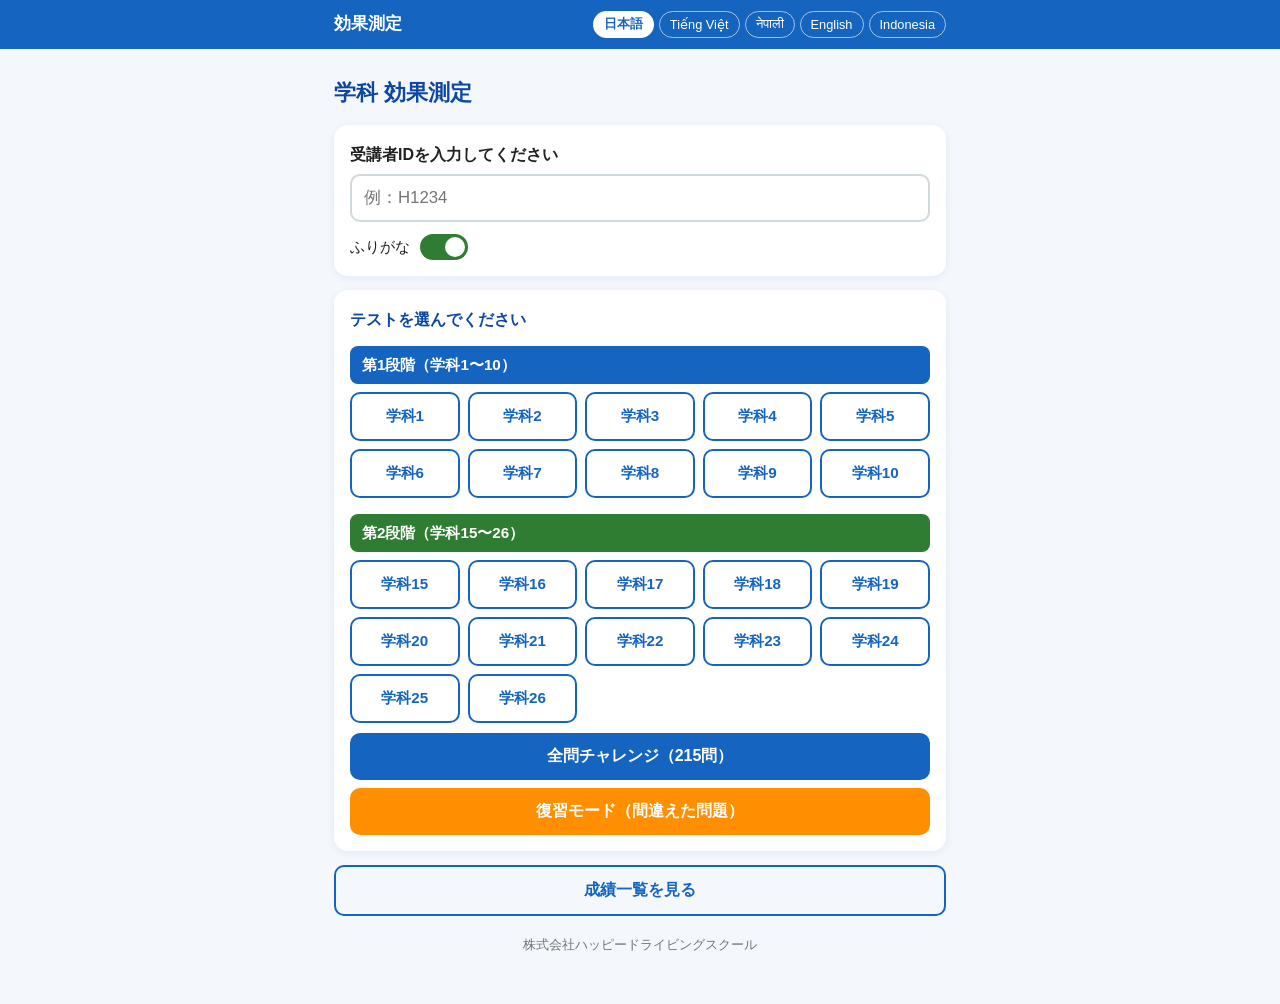
<file: index.html>
<!DOCTYPE html>
<html lang="ja">
<head>
<meta charset="UTF-8">
<meta name="viewport" content="width=device-width, initial-scale=1.0">
<title>効果測定 - ハッピードライビングスクール</title>
<link rel="stylesheet" href="style.css">
</head>
<body>
<header>
  <div class="header-inner">
    <div class="brand" id="brandTitle">効果測定</div>
    <div class="lang-switch">
      <button data-lang="ja" class="lang-btn active">日本語</button>
      <button data-lang="vi" class="lang-btn">Tiếng Việt</button>
      <button data-lang="ne" class="lang-btn">नेपाली</button>
      <button data-lang="en" class="lang-btn">English</button>
      <button data-lang="idn" class="lang-btn">Indonesia</button>
    </div>
  </div>
</header>

<main id="app">

  <!-- パスコード画面 -->
  <section id="screen-lock" class="screen">
    <h1 data-i18n="lockTitle">パスコードを入力してください</h1>
    <div class="card">
      <input type="text" id="lockInput" inputmode="text" autocomplete="off"
             data-i18n-ph="lockPlaceholder" placeholder="教習所で案内されたパスコード">
      <p id="lockError" class="lock-error" data-i18n="lockWrong" hidden>パスコードが違います</p>
      <button id="btnUnlock" class="btn wide primary" data-i18n="lockBtn">はじめる</button>
    </div>
    <p class="school-name">株式会社ハッピードライビングスクール</p>
  </section>

  <!-- スタート画面 -->
  <section id="screen-start" class="screen active">
    <h1 data-i18n="title">学科 効果測定</h1>
    <p class="draft-note" id="draftNote" hidden></p>
    <div class="card">
      <label for="studentId" data-i18n="enterId">受講者IDを入力してください</label>
      <input type="text" id="studentId" inputmode="text" autocomplete="off"
             data-i18n-ph="idPlaceholder" placeholder="例：H1234">
      <div class="furigana-row">
        <span data-i18n="furigana">ふりがな</span>
        <button id="furiganaToggle" class="toggle on" aria-pressed="true"><span class="knob"></span></button>
      </div>
    </div>

    <div class="card">
      <h2 data-i18n="chooseSet">テストを選んでください</h2>
      <div class="stage-label stage1" data-i18n="stage1">第1段階（学科1〜10）</div>
      <div id="setButtons1" class="set-grid"></div>
      <div class="stage-label stage2" data-i18n="stage2">第2段階（学科15〜26）</div>
      <div id="setButtons2" class="set-grid"></div>
      <button id="btnAll" class="btn wide" data-i18n="allQuestions">全問チャレンジ</button>
      <button id="btnReview" class="btn wide review" data-i18n="reviewMode">復習モード（間違えた問題）</button>
    </div>

    <button id="btnRecords" class="btn ghost wide" data-i18n="records">成績一覧を見る</button>
    <p class="school-name">株式会社ハッピードライビングスクール</p>
  </section>

  <!-- 出題画面 -->
  <section id="screen-quiz" class="screen">
    <div class="quiz-top">
      <button id="btnQuit" class="btn small ghost" data-i18n="quit">中断</button>
      <div class="progress-text"><span id="qNum"></span></div>
      <div class="cat-label" id="catLabel"></div>
    </div>
    <div class="progress-bar"><div id="progressFill"></div></div>

    <div class="card question-card">
      <div id="qImageWrap" hidden><img id="qImage" alt="標識・図"></div>
      <div id="qText" class="q-text"></div>
      <div id="qTextJa" class="q-text-ja" hidden></div>
    </div>

    <div id="answerButtons" class="ox-row">
      <button id="btnMaru" class="ox maru">〇<span class="ox-sub" data-i18n="correctOpt">正しい</span></button>
      <button id="btnBatsu" class="ox batsu">✖<span class="ox-sub" data-i18n="wrongOpt">誤り</span></button>
    </div>

    <div id="feedback" class="feedback" hidden>
      <div id="fbHead" class="fb-head"></div>
      <div id="fbRate" class="fb-rate"></div>
      <div id="fbExp" class="fb-exp" hidden>
        <div class="fb-exp-title" data-i18n="explanation">解説</div>
        <div id="fbExpText"></div>
        <div id="fbExpJa" class="q-text-ja" hidden></div>
      </div>
      <button id="btnNext" class="btn wide primary" data-i18n="next">次へ</button>
    </div>
  </section>

  <!-- 結果画面 -->
  <section id="screen-result" class="screen">
    <h1 data-i18n="resultTitle">結果</h1>
    <div class="card result-card">
      <div class="rate-circle"><span id="finalRate"></span></div>
      <div id="finalScore" class="final-score"></div>
      <div id="passLabel" class="pass-label"></div>
    </div>
    <div id="wrongList" class="card" hidden>
      <h2 data-i18n="wrongTitle">間違えた問題</h2>
      <div id="wrongItems"></div>
    </div>
    <button id="btnRetryWrong" class="btn wide review" data-i18n="retryWrong">間違えた問題だけ解き直す</button>
    <button id="btnRetryAll" class="btn wide" data-i18n="retryAll">もう一度挑戦する</button>
    <button id="btnHome" class="btn ghost wide" data-i18n="backHome">ホームに戻る</button>
  </section>

  <!-- 成績一覧画面 -->
  <section id="screen-records" class="screen">
    <h1 data-i18n="recordsTitle">成績一覧</h1>
    <div class="card">
      <input type="text" id="recordFilter" data-i18n-ph="filterPlaceholder" placeholder="受講者IDで絞り込み">
      <div class="table-wrap">
        <table id="recordsTable">
          <thead><tr>
            <th data-i18n="thDate">日時</th><th>ID</th><th data-i18n="thSet">テスト</th>
            <th data-i18n="thScore">得点</th><th data-i18n="thRate">正解率</th>
          </tr></thead>
          <tbody id="recordsBody"></tbody>
        </table>
      </div>
      <p id="noRecords" data-i18n="noRecords" hidden>記録がありません</p>
    </div>
    <button id="btnExportCsv" class="btn wide" data-i18n="exportCsv">CSVをダウンロード（教務用）</button>
    <button id="btnRecordsHome" class="btn ghost wide" data-i18n="backHome">ホームに戻る</button>
  </section>

</main>
<script src="data.js"></script>
<script src="app.js"></script>
</body>
</html>
</file>
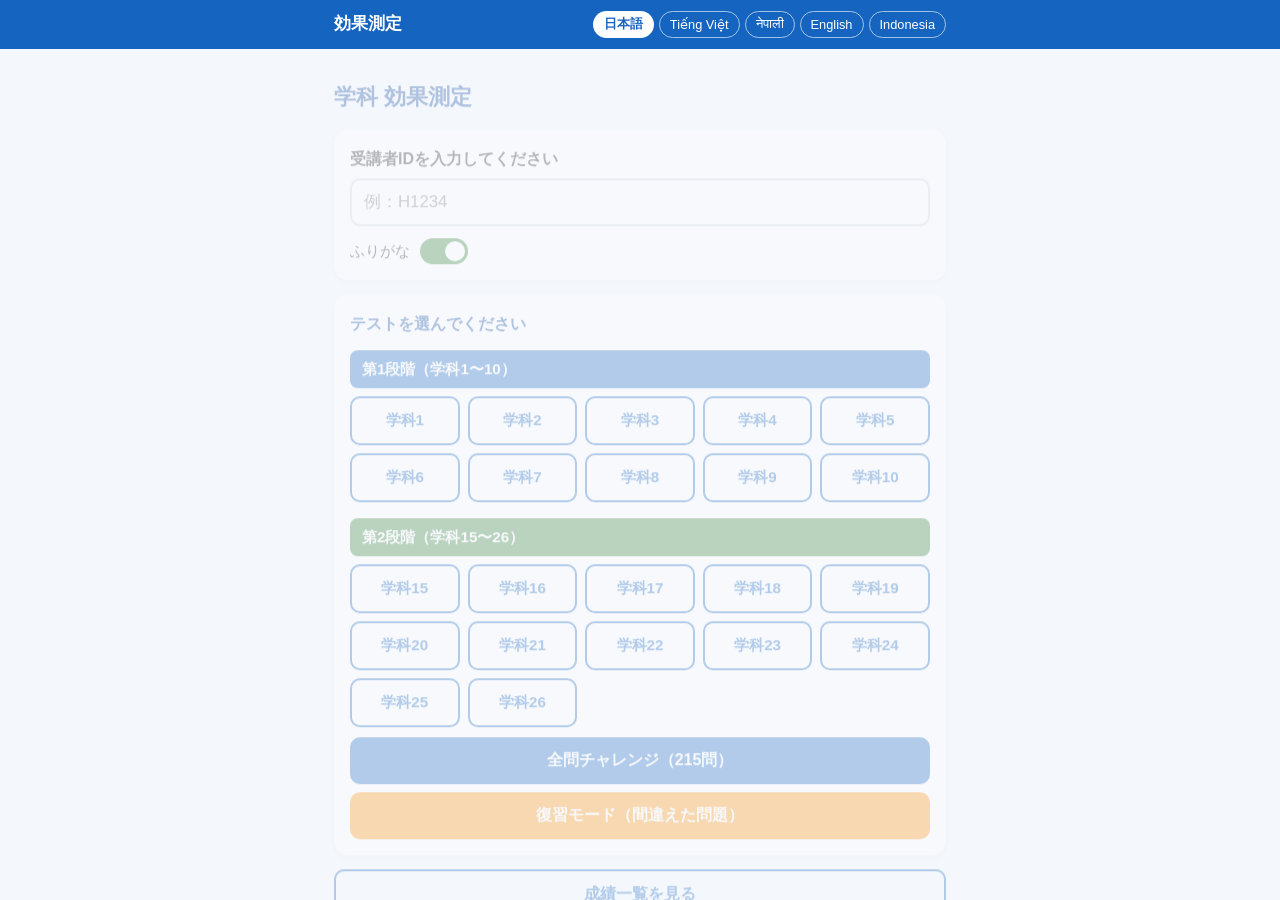
<file: ★ここをダブルクリック.html>
<!DOCTYPE html>
<html lang="ja"><head><meta charset="UTF-8">
<meta http-equiv="refresh" content="0; url=index.html">
<title>効果測定アプリを開いています…</title></head>
<body>効果測定アプリを開いています。画面が変わらない場合は<a href="index.html">こちら</a>を押してください。</body></html>
</file>
<file: style.css>
:root {
  --primary: #1565c0;
  --primary-dark: #0d47a1;
  --accent: #ff8f00;
  --green: #2e7d32;
  --red: #c62828;
  --bg: #f4f7fb;
  --card: #ffffff;
  --text: #212121;
  --muted: #757575;
  --radius: 14px;
}
* { box-sizing: border-box; margin: 0; padding: 0; -webkit-tap-highlight-color: transparent; }
body {
  font-family: "Hiragino Kaku Gothic ProN", "Yu Gothic", "Noto Sans JP", "Noto Sans Devanagari", sans-serif;
  background: var(--bg); color: var(--text); line-height: 1.7;
}
header { background: var(--primary); color: #fff; position: sticky; top: 0; z-index: 10; }
.header-inner {
  max-width: 640px; margin: 0 auto; padding: 10px 14px;
  display: flex; justify-content: space-between; align-items: center; flex-wrap: wrap; gap: 6px;
}
.brand { font-weight: 700; font-size: 1.05rem; }
.lang-switch { display: flex; gap: 5px; }
.lang-btn {
  border: 1px solid rgba(255,255,255,.6); background: transparent; color: #fff;
  border-radius: 20px; padding: 4px 10px; font-size: .8rem; cursor: pointer;
}
.lang-btn.active { background: #fff; color: var(--primary); font-weight: 700; }

main { max-width: 640px; margin: 0 auto; padding: 16px 14px 48px; }
.screen { display: none; }
.screen.active { display: block; animation: fadein .25s; }
@keyframes fadein { from { opacity: 0; transform: translateY(6px);} to { opacity: 1; transform: none;} }

h1 { font-size: 1.35rem; margin: 10px 0 14px; color: var(--primary-dark); }
h2 { font-size: 1.02rem; margin-bottom: 10px; color: var(--primary-dark); }
.card {
  background: var(--card); border-radius: var(--radius); padding: 16px;
  box-shadow: 0 2px 8px rgba(21,101,192,.08); margin-bottom: 14px;
}
label { display: block; font-weight: 600; margin-bottom: 6px; }
input[type=text] {
  width: 100%; padding: 12px; font-size: 1.05rem; border: 2px solid #cfd8dc;
  border-radius: 10px; outline: none;
}
input[type=text]:focus { border-color: var(--primary); }

.furigana-row { display: flex; align-items: center; gap: 10px; margin-top: 12px; font-size: .92rem; }
.toggle {
  width: 48px; height: 26px; border-radius: 13px; border: none; background: #b0bec5;
  position: relative; cursor: pointer; transition: background .2s;
}
.toggle.on { background: var(--green); }
.toggle .knob {
  position: absolute; top: 3px; left: 3px; width: 20px; height: 20px;
  background: #fff; border-radius: 50%; transition: left .2s;
}
.toggle.on .knob { left: 25px; }

.set-grid { display: grid; grid-template-columns: repeat(auto-fill, minmax(96px, 1fr)); gap: 8px; margin-bottom: 10px; }
.set-btn {
  padding: 12px 4px; border: 2px solid var(--primary); color: var(--primary);
  background: #fff; border-radius: 10px; font-size: .95rem; font-weight: 700; cursor: pointer;
}
.set-btn:active { background: var(--primary); color: #fff; }

.btn {
  display: block; padding: 13px; border: none; border-radius: 10px; font-size: 1rem;
  font-weight: 700; cursor: pointer; background: var(--primary); color: #fff;
}
.btn.wide { width: 100%; margin-top: 8px; }
.btn.small { padding: 6px 12px; font-size: .85rem; width: auto; }
.btn.ghost { background: transparent; color: var(--primary); border: 2px solid var(--primary); }
.btn.review { background: var(--accent); }
.btn.primary { background: var(--green); }
.btn:disabled { opacity: .45; cursor: default; }

.draft-note { font-size: .82rem; color: var(--muted); background: #fff8e1; border-radius: 8px; padding: 8px 10px; margin-bottom: 10px; }
.lock-error { color: var(--red); font-weight: 700; margin-top: 8px; font-size: .92rem; }
.school-name { text-align: center; color: var(--muted); font-size: .8rem; margin-top: 18px; }

/* quiz */
.quiz-top { display: flex; align-items: center; gap: 10px; margin-bottom: 6px; }
.progress-text { font-weight: 700; color: var(--primary-dark); }
.cat-label { margin-left: auto; font-size: .85rem; color: var(--muted); }
.progress-bar { height: 6px; background: #dbe4ee; border-radius: 3px; overflow: hidden; margin-bottom: 12px; }
#progressFill { height: 100%; width: 0; background: var(--primary); transition: width .3s; }

.question-card { min-height: 120px; }
#qImageWrap { text-align: center; margin-bottom: 10px; }
#qImage { max-width: 60%; max-height: 160px; object-fit: contain; border-radius: 6px; }
.q-text { font-size: 1.08rem; }
.q-text ruby rt { font-size: .55em; color: var(--muted); }
.q-text-ja { font-size: .88rem; color: var(--muted); margin-top: 10px; border-top: 1px dashed #cfd8dc; padding-top: 8px; }
.q-text-ja ruby rt { font-size: .55em; }

.ox-row { display: flex; gap: 12px; margin-top: 4px; }
.ox {
  flex: 1; padding: 16px 8px; font-size: 2rem; font-weight: 700; border: none;
  border-radius: var(--radius); cursor: pointer; color: #fff;
  display: flex; flex-direction: column; align-items: center; gap: 2px;
}
.ox .ox-sub { font-size: .8rem; font-weight: 600; }
.ox.maru { background: var(--red); }
.ox.batsu { background: var(--primary); }
.ox:disabled { opacity: .4; }

.feedback { margin-top: 14px; background: var(--card); border-radius: var(--radius); padding: 16px; box-shadow: 0 2px 8px rgba(0,0,0,.08); }
.fb-head { font-size: 1.3rem; font-weight: 700; }
.fb-head.ok { color: var(--green); }
.fb-head.ng { color: var(--red); }
.fb-rate { color: var(--muted); font-size: .9rem; margin: 4px 0 8px; }
.fb-exp { background: #fff3e0; border-radius: 10px; padding: 12px; margin-bottom: 8px; }
.fb-exp-title { font-weight: 700; color: var(--accent); margin-bottom: 4px; font-size: .9rem; }

/* result */
.result-card { text-align: center; }
.rate-circle {
  width: 130px; height: 130px; margin: 8px auto; border: 8px solid var(--primary);
  border-radius: 50%; display: flex; align-items: center; justify-content: center;
  font-size: 1.9rem; font-weight: 700; color: var(--primary-dark);
}
.final-score { font-size: 1.05rem; margin-top: 4px; }
.pass-label { font-weight: 700; margin-top: 6px; }
.pass-label.ok { color: var(--green); }
.pass-label.ng { color: var(--red); }
.wrong-item { border-bottom: 1px solid #eceff1; padding: 10px 0; font-size: .92rem; }
.wrong-item .wq { font-weight: 600; }
.wrong-item .wa { color: var(--red); font-size: .85rem; margin: 2px 0; }
.wrong-item .we { color: #5d4037; background: #fff3e0; border-radius: 8px; padding: 8px; font-size: .85rem; }

/* records */
.table-wrap { overflow-x: auto; margin-top: 10px; }
table { width: 100%; border-collapse: collapse; font-size: .85rem; }
th, td { padding: 8px 6px; border-bottom: 1px solid #eceff1; text-align: left; white-space: nowrap; }
th { background: #e3f2fd; color: var(--primary-dark); }
td.rate-good { color: var(--green); font-weight: 700; }
td.rate-bad { color: var(--red); font-weight: 700; }

@media (max-width: 420px) {
  .ox { font-size: 1.7rem; padding: 14px 6px; }
  h1 { font-size: 1.2rem; }
}

/* 段階ラベル */
.stage-label {
  font-weight: 700; font-size: .95rem; margin: 12px 0 8px;
  padding: 6px 12px; border-radius: 8px; color: #fff;
}
.stage-label.stage1 { background: var(--primary); }
.stage-label.stage2 { background: var(--green); margin-top: 16px; }
</file>
